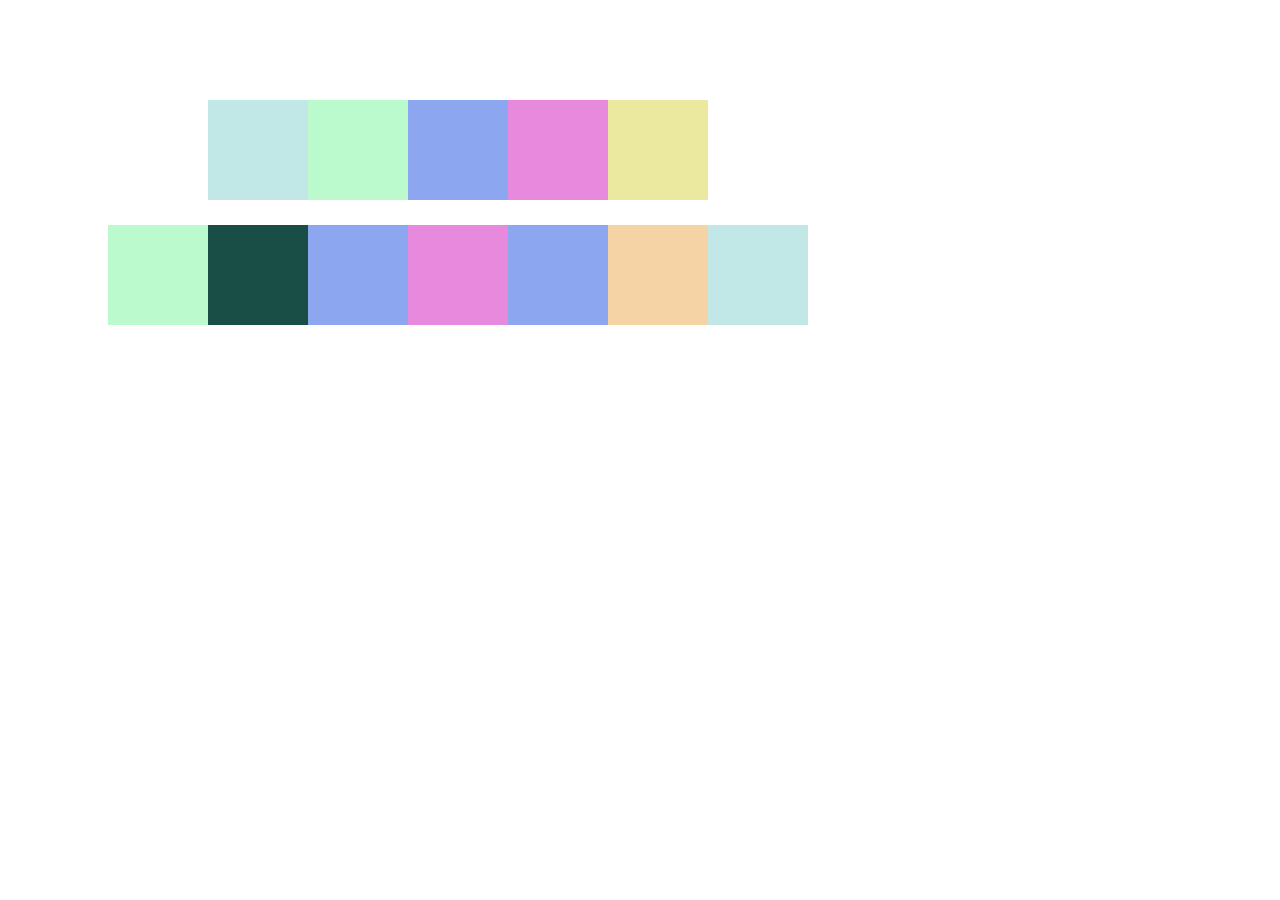
<file: problem1/index.html>
<!DOCTYPE html>
<html lang="en">
  <head>
    <meta charset="UTF-8" />
    <meta name="viewport" content="width=device-width, initial-scale=1.0" />
    <title>Sep 27 2023 | problem1</title>

    <style>
      .row {
        margin-top: 100px;
        width: 100%;
        margin-left: 200px;
      }

      .row2 {
        margin-top: 25px;
        margin-left: 100px;
      }

      .child {
        height: 100px;
        width: 100px;
        background: blue;
      }

      .second {
        margin-top: -100px;
        margin-left: 100px;
      }

      .third {
        margin-top: -100px;
        margin-left: 200px;
      }

      .fourth {
        margin-top: -100px;
        margin-left: 300px;
      }

      .fifth {
        margin-top: -100px;
        margin-left: 400px;
      }

      .sixth {
        margin-top: -100px;
        margin-left: 500px;
      }

      .seventh {
        margin-top: -100px;
        margin-left: 600px;
      }

      .cyan {
        background: #c1e7e7;
      }

      .green {
        background: #bbfacc;
      }

      .blue {
        background: #8ca7f0;
      }

      .magenta {
        background: #e789dc;
      }

      .yellow {
        background: #ebe89f;
      }

      .gold {
        background: #f5d3a5;
      }

      .dard-cyan {
        background: #194e46;
        color: red;
      }
    </style>
  </head>

  <body>
    <div class="container">
      <div class="row">
        <div class="child cyan"></div>
        <div class="child second green"></div>
        <div class="child third blue"></div>
        <div class="child fourth magenta"></div>
        <div class="child fifth yellow"></div>
      </div>
    </div>
    <div class="container">
      <div class="row row2">
        <div class="child green"></div>
        <div class="child second dard-cyan"></div>
        <div class="child third blue"></div>
        <div class="child fourth magenta"></div>
        <div class="child fifth blue"></div>
        <div class="child sixth gold"></div>
        <div class="child seventh cyan"></div>
      </div>
    </div>
  </body>
</html>
</file>
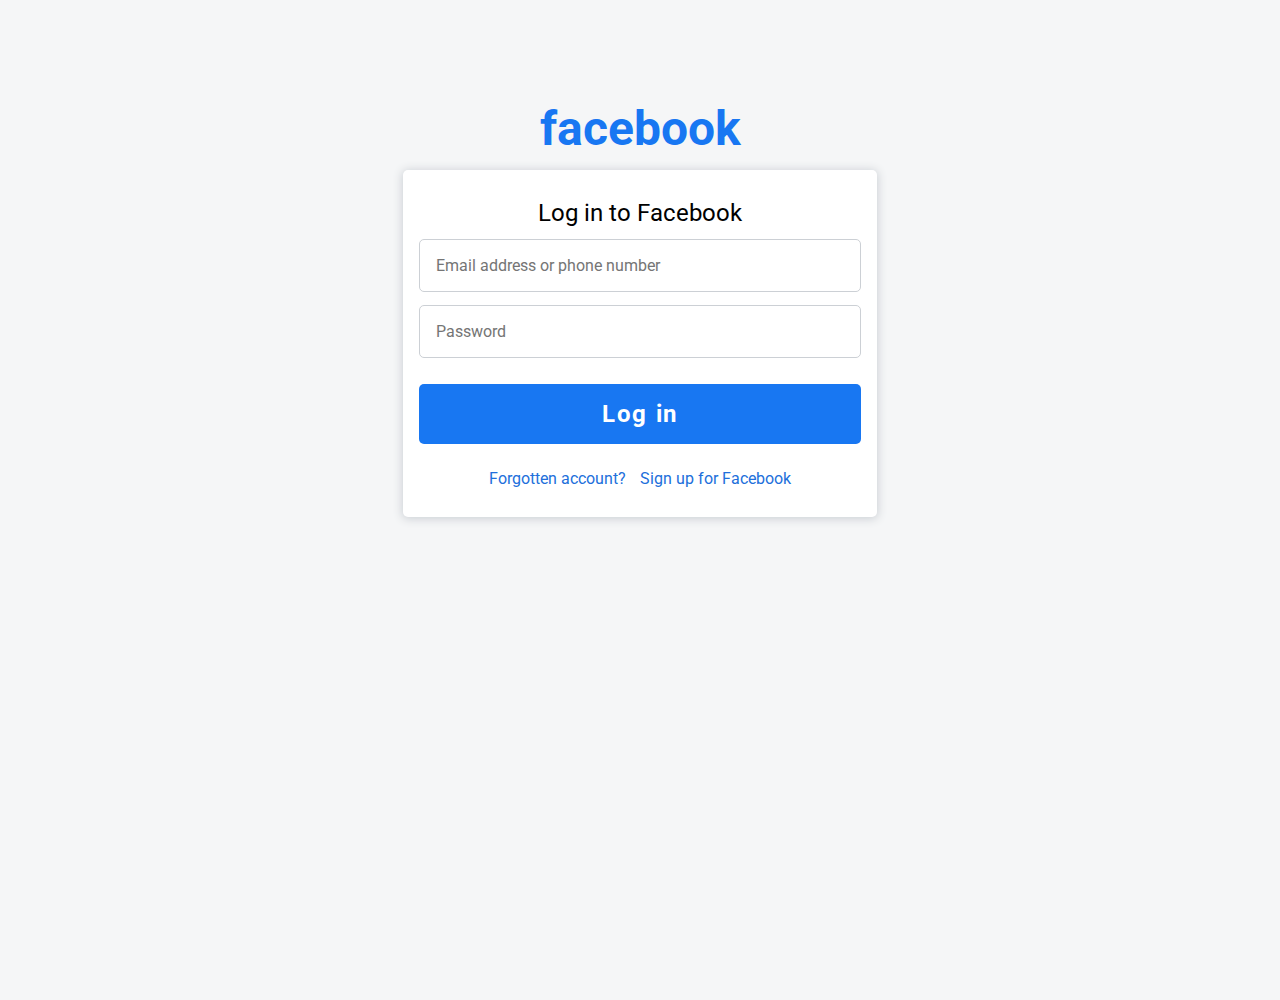
<file: problem2/index.html>
<!DOCTYPE html>
<html lang="en">
  <head>
    <title>Facebook Login Page</title>
    <meta charset="UTF-8" />
    <meta name="viewport" content="width=device-width, initial-scale=1" />
    <link rel="stylesheet" href="./style.css" />
  </head>
  <body>
    <main>
      <div class="title">
        <h1 class="primary-heading">facebook</h1>
      </div>
      <div class="login-form">
        <p class="secondary-heading">Log in to Facebook</p>
        <form>
          <input type="text" placeholder="Email address or phone number" />
          <input type="password" placeholder="Password" />
          <button class="button" type="button">Log in</button>
        </form>
        <div class="login-footer">
          <p>
            <a href="www.google.com/" class="tertairy-heading"
              >Forgotten account?</a
            >
          </p>
          <p>
            <a href="www.google.com/" class="tertairy-heading"
              >Sign up for Facebook</a
            >
          </p>
        </div>
      </div>
    </main>
  </body>
</html>
</file>
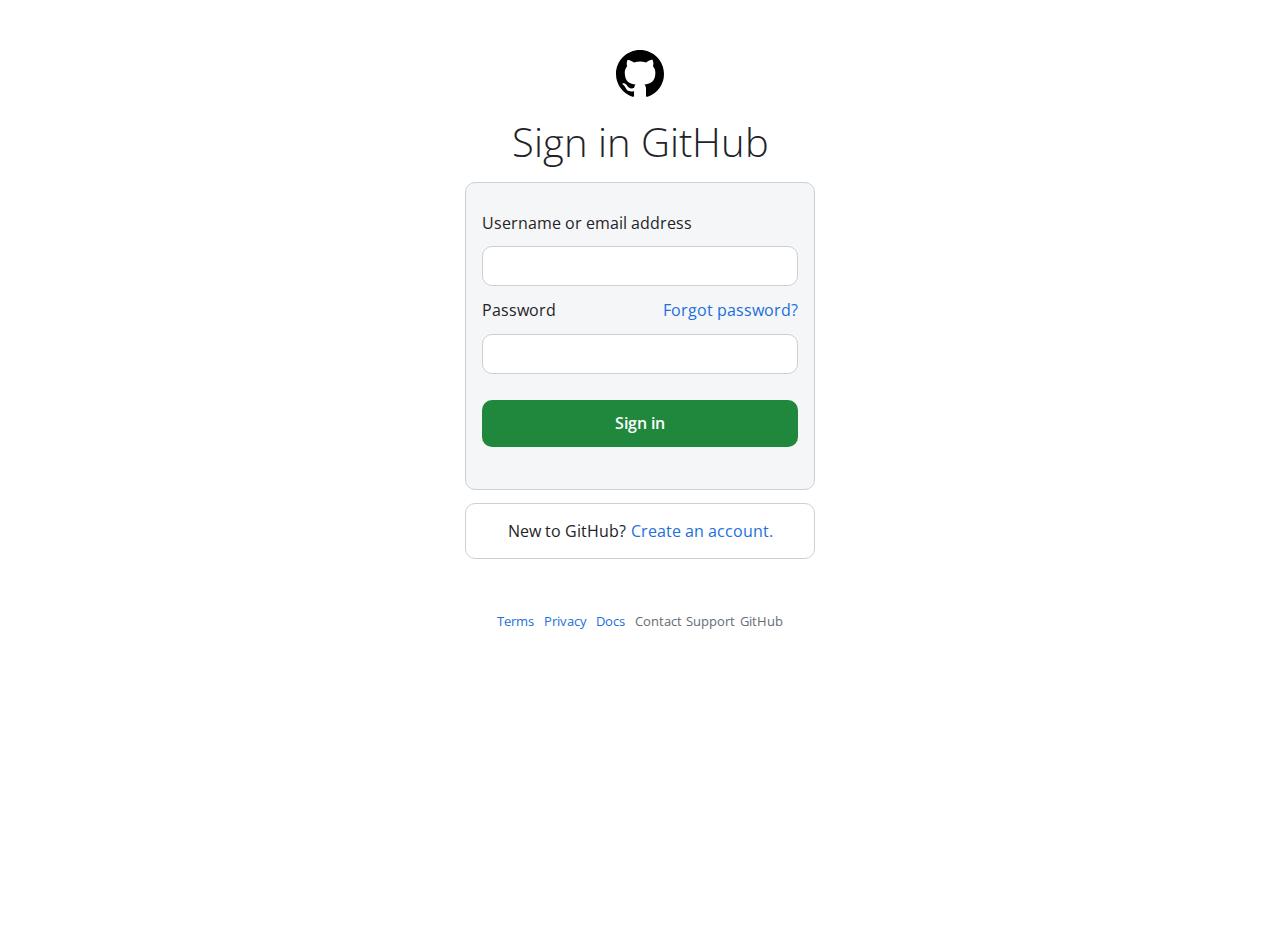
<file: problem3/index.html>
<!DOCTYPE html>
<html lang="en">
  <head>
    <title>Facebook Login Page</title>
    <meta charset="UTF-8" />
    <meta name="viewport" content="width=device-width, initial-scale=1" />
    <link rel="stylesheet" href="./style.css" />
  </head>
  <body>
    <main>
      <svg
        height="48"
        aria-hidden="true"
        viewBox="0 0 16 16"
        version="1.1"
        width="48"
        data-view-component="true"
        class="octicon octicon-mark-github"
      >
        <path
          d="M8 0c4.42 0 8 3.58 8 8a8.013 8.013 0 0 1-5.45 7.59c-.4.08-.55-.17-.55-.38 0-.27.01-1.13.01-2.2 0-.75-.25-1.23-.54-1.48 1.78-.2 3.65-.88 3.65-3.95 0-.88-.31-1.59-.82-2.15.08-.2.36-1.02-.08-2.12 0 0-.67-.22-2.2.82-.64-.18-1.32-.27-2-.27-.68 0-1.36.09-2 .27-1.53-1.03-2.2-.82-2.2-.82-.44 1.1-.16 1.92-.08 2.12-.51.56-.82 1.28-.82 2.15 0 3.06 1.86 3.75 3.64 3.95-.23.2-.44.55-.51 1.07-.46.21-1.61.55-2.33-.66-.15-.24-.6-.83-1.23-.82-.67.01-.27.38.01.53.34.19.73.9.82 1.13.16.45.68 1.31 2.69.94 0 .67.01 1.3.01 1.49 0 .21-.15.45-.55.38A7.995 7.995 0 0 1 0 8c0-4.42 3.58-8 8-8Z"
        ></path>
      </svg>
      <div class="title">
        <h1 class="primary-heading">Sign in GitHub</h1>
      </div>
      <div class="login-form">
        <form>
          <p>Username or email address</p>
          <input type="text" />
          <p class="login-password">
            Password
            <span class="login-fp"><a href="#">Forgot password?</a></span>
          </p>
          <input type="password" />
          <button class="button" type="button">Sign in</button>
        </form>
      </div>

      <div class="login-footer">
        <p>
          <a href="www.google.com/" class="tertairy-heading"
            ><span>New to GitHub?</span>Create an account.</a
          >
        </p>
      </div>
    </main>
    <footer>
      <ul class="footer">
        <li class="tertairy-heading right-section">Terms</li>
        <li class="tertairy-heading right-section">Privacy</li>
        <li class="tertairy-heading right-section">Docs</li>
        <li class="footer-support">Contact</li>
        <li class="footer-support">Support</li>
        <li class="footer-support">GitHub</li>
      </ul>
    </footer>
  </body>
</html>
</file>
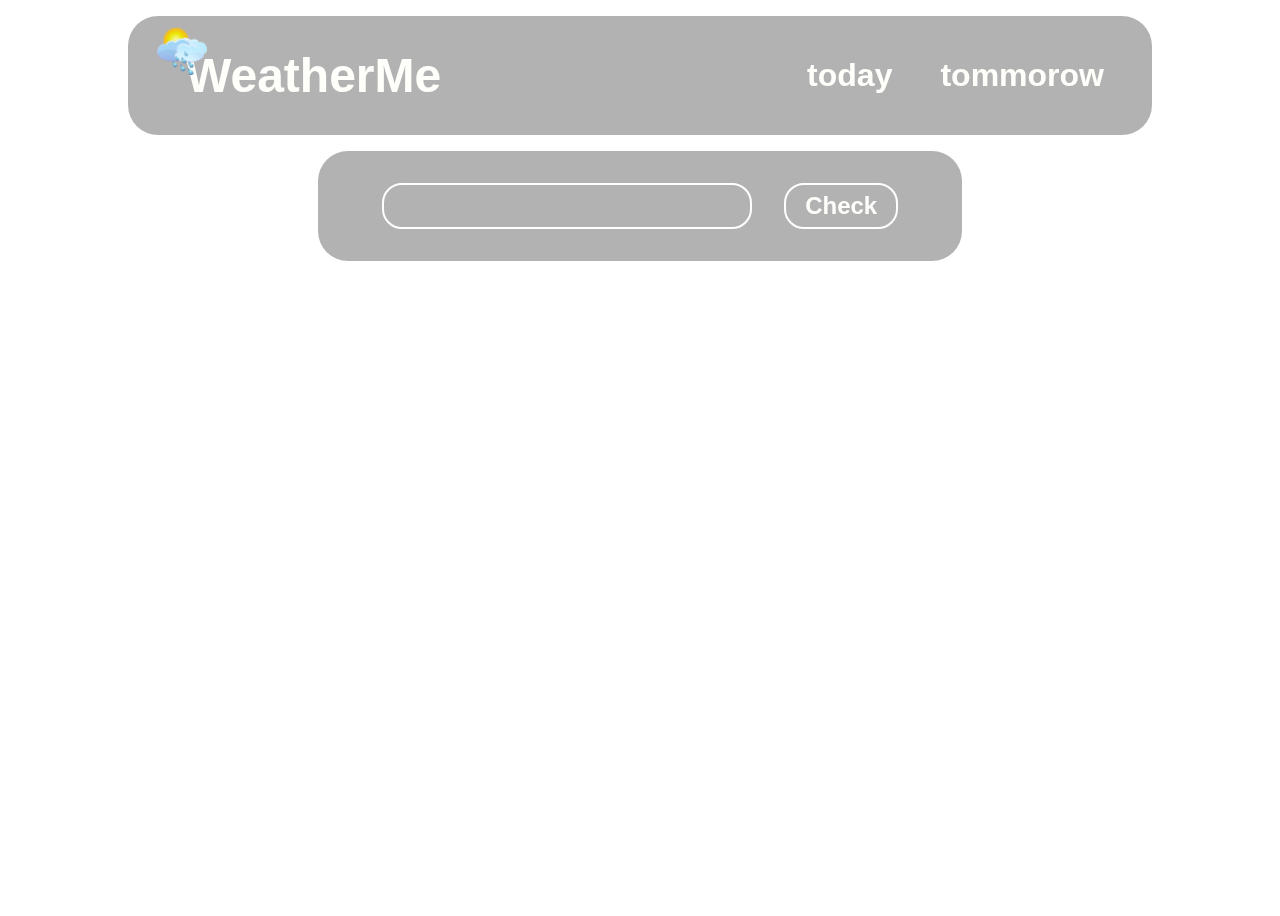
<file: problem6/index.html>
<!doctype html>
<html lang="en">
  <head>
    <meta charset="UTF-8" />
    <meta name="viewport" content="width=device-width, initial-scale=1.0" />
    <link rel="stylesheet" href="style.css" />
    <script src="script.js" defer></script>
    <title>Weather API</title>
  </head>
  <body>
    <nav class="blur container">
      <div>
        <img src="images/icon.png" width="50" alt="" />
        <h1>WeatherMe</h1>
        <p id="nav"></p>
      </div>
      <ul>
        <li onclick="today()">today</li>
        <li onclick="checkTommorow()">tommorow</li>
      </ul>
    </nav>
    <section class="container">
      <form action="" class="blur">
        <input type="text" id="query" />
        <input type="button" value="Check" onclick="checkWeather()" />
      </form>
    </section>
    <section id="card"></section>
    <section id="forcast">
      <div class="container" id="forcast-container"></div>
    </section>
  </body>
</html>
</file>
<file: problem2/style.css>
@import url("https://fonts.googleapis.com/css2?family=Roboto:wght@400;700&display=swap");

* {
  margin: 0;
  padding: 0;
  box-sizing: border-box;
  font: inherit;
}

body {
  background: #f5f6f7;
  color: #90949c;
  font-family: "Roboto", sans-serif;
}

.primary-heading {
  font-size: 3rem;
  font-weight: 700;
  color: #1877f2;
  text-align: center;
}
.secondary-heading {
  text-align: center;
  font-size: 1.5rem;
  font-weight: 400;
  color: #000000;
}
.tertairy-heading {
  text-align: center;
  font-size: 1rem;
  font-weight: 400;
  color: #216fdb;
  text-decoration: none;
}

body {
  width: 100%;
  height: 100vh;
}
main {
  max-width: 500px;
  margin: 100px auto;
}
main > * {
  margin: 0.8rem;
}
input {
  display: block;
  width: 100%;
  padding: 1rem;
  border: 1px solid #ccd0d5;
  border-radius: 5px;
  font-size: 1rem;
}
button {
  cursor: pointer;
  border: none;
  width: 100%;
  font-size: 1.5rem;
  font-weight: 700;
  background: #1877f2;
  border-radius: 5px;
  padding: 1rem;
  color: #ffffff;
  letter-spacing: 0.1rem;
}
.login-form > *,
form > * {
  margin-block: 0.8rem;
}
.login-form {
  background: #ffffff;
  padding: 1rem;
  border-radius: 5px;
  box-shadow: 0px 1px 10px 1px #ccd0d5;
}

.login-footer {
  width: max-content;
  margin-inline: auto;
}
.login-footer > p {
  display: inline-block;
  margin-inline: 5px;
}
</file>
<file: problem3/style.css>
@import url("https://fonts.googleapis.com/css2?family=Open+Sans:wght@300;400;600&display=swap");

* {
  margin: 0;
  padding: 0;
  box-sizing: border-box;
  font: inherit;
  background: hsla(0, 0, 100);
}

body {
  background: #ffffff;
  color: #1f2328;
  font-family: "Open Sans", sans-serif;
}

.primary-heading {
  font-size: 2.5rem;
  color: #1f2328;
  text-align: center;
  font-weight: 300;
}
.secondary-heading {
  text-align: center;
  font-size: 1.5rem;
  font-weight: 400;
  color: #000000;
}
.tertairy-heading {
  text-align: center;
  font-size: 1rem;
  font-weight: 400;
  color: #216fdb;
  text-decoration: none;
}

body {
  width: 100%;
  height: 100vh;
}
main {
  max-width: 350px;
  margin: 50px auto;
}
main > * {
  margin-block: 0.8rem;
}
main > svg {
  display: block;
  margin: 1rem auto;
}
input {
  display: block;
  width: 100%;
  padding: 0.5rem;
  border: 1px solid #ccd0d5;
  border-radius: 10px;
  font-size: 1rem;
}
button {
  cursor: pointer;
  border: none;
  width: 100%;
  font-size: 1rem;
  font-weight: 600;
  background: #1f883d;
  border-radius: 10px;
  padding: 0.8rem;
  color: #ffffff;
}
.login-form > *,
form > * {
  margin-block: 0.8rem;
}
.login-form {
  background: #f5f6f7;
  padding: 1rem;
  border-radius: 10px;
  /* box-shadow: 0px 1px 10px 1px #ccd0d5; */
  border: 1px solid #ccd0d5;
}
.login-password {
  position: relative;
}
.login-fp {
  position: absolute;
  right: 0;
}
.login-fp a {
  text-decoration: none;
  color: #216fdb;
}

.login-footer {
  width: 100%;
  border-radius: 10px;
  padding: 1rem;
  margin-inline: auto;
  border: 1px solid #ccd0d5;
}
.login-footer > p {
  width: max-content;
  margin: 0 auto;
  text-align: center;
}
.login-footer > p span {
  color: #1f2328;
  padding-right: 5px;
}
footer {
  max-width: 350px;
  margin: 50px auto;
  padding-bottom: 100px;
}
.footer {
  width: max-content;
  margin: 0 auto;
}
.footer > li {
  list-style: none;
  display: inline;
  margin-inline: 0.02rem;
  font-size: 0.8rem;
  font-weight: 400;
}
.footer-support {
  color: #656d76;
}
.right-section {
  padding-right: 0.3rem;
}
</file>
<file: problem6/style.css>
:root {
  --clr-primary: #fefefa;
}
* {
  margin: 0;
  padding: 0;
  box-sizing: border-box;
}
body {
  font-family: sans-serif;
  width: 100vw;
  min-height: 100vh;
  background: url("https://source.unsplash.com/nature-photography-of-pine-trees-covered-by-fogs-TEND07a9xDg");
  background-repeat: no-repeat;
  background-size: cover;
  color: var(--clr-primary);
  overflow-x: hidden;
}
ul {
  list-style: none;
}
nav {
  display: flex;
  justify-content: space-between;
  flex-wrap: wrap;
}
@media (max-width: 500px) {
  nav {
    gap: 2rem;
  }
}
nav div {
  position: relative;
}
nav img {
  position: absolute;
  top: -21px;
  left: -19px;
  z-index: 99;
}
nav h1 {
  font-size: 3rem;
  font-weight: bold;
  transform: translateX(10px);
}
.container {
  width: min(80%, 1200px);
  margin-inline: auto;
  padding-inline: 2rem;
  margin-block: 1rem;
}
ul {
  display: flex;
  align-items: center;
  gap: 3rem;
}
li {
  font-size: 2rem;
  font-weight: bold;
  position: relative;
  cursor: pointer;
}
@media (max-width: 500px) {
  li {
    font-size: 1.5rem;
  }
}
li::after {
  content: "";
  position: absolute;
  height: 3px;
  left: 50%;
  right: 50%;
  bottom: 0;
  transition: all 225ms ease;
  background: white;
  z-index: 99;
}
li:hover::after,
li:focus::after {
  left: 0;
  right: 0;
}
section {
  display: grid;
  place-content: center;
}
form {
  display: flex;
}
@media (max-width: 500px) {
  form {
    flex-direction: column;
    align-items: center;
    gap: 1rem;
  }
  input[type="text"],
  input[type="button"] {
    margin-inline: 0px !important;
    font-size: 1rem !important;
  }
}
input[type="text"],
input[type="button"] {
  padding: 0.3em 0.8em;
  background: none;
  border-radius: 20px;
  margin-inline: 1rem;
  font-size: 1.5rem;
  border: 2px solid white;
  color: var(--clr-primary);
  font-weight: bold;
}
input[type="button"] {
  cursor: pointer;
}
.blur {
  background: rgba(0, 0, 0, 0.3);
  backdrop-filter: blur(10px);
  --webkit-backdrop-filter: blur(5px);
  padding: 2em 3em;
  border-radius: 30px;
}
@media (max-width: 500px) {
  .blur {
    padding: 2em 2em;
  }
}
.card {
  margin: 1rem;
  padding: 1rem;
  display: grid;
  grid-template-areas:
    "city temp temp temp"
    "date temp temp temp"
    "hum vis pres wind";
  gap: 2rem;
}
@media (max-width: 500px) {
  .card {
    gap: 1rem;
    grid-template-areas:
      " temp temp"
      " temp temp"
      " city city"
      "date date"
      "hum vis"
      "pres wind";
  }
}
#card > div {
  font-size: 1.2rem;
  padding: 3rem 2rem;
}

@media (max-width: 500px) {
  #card > div {
    font-size: 1rem;
    padding: 2rem 1rem;
  }
}
div > span {
  font-weight: bold;
  display: block;
  font-size: 2rem;
}
#city {
  grid-area: city;
  font-size: 3rem;
  font-weight: bold;
}
#date {
  grid-area: date;
}
#temp {
  grid-area: temp;
  display: grid;
  place-content: center;
  font-size: 6rem;
  line-height: 1;
}

#temp > span {
  font-size: 3rem;
}
#temp > div {
  display: flex;
  align-items: center;
  position: relative;
  text-transform: capitalize;
}
#humidity {
  grid-area: hum;
}
#visibility {
  grid-area: vis;
}
#air-presure {
  grid-area: pres;
}
#wind {
  grid-area: wind;
}
#forcast {
  display: block;
}

#forcast .container {
  display: flex;
  justify-content: center;
  flex-wrap: wrap;
  gap: 3rem;
}
@media (max-width: 500px) {
  #forcast .container {
    gap: 1rem;
    padding-inline: 0px;
  }
}

.small-card {
  background: rgba(0, 0, 0, 0.3);
  backdrop-filter: blur(10px);
  --webkit-backdrop-filter: blur(5px);
  padding: 1.8rem;
  border-radius: 30px;
  display: flex;
  flex-direction: column;
  align-items: center;
  position: relative;
  gap: 3rem;
  overflow: hidden;
}
.small-card > p:last-child {
  font-weight: bold;
  font-size: 1.5rem;
}
.small-card img {
  position: absolute;
  top: 23px;
}
.small-card::after {
  content: "";
  position: absolute;
  width: 300px;
  height: 300px;
  background: rgba(0, 0, 0, 0.2);
  z-index: -1;
  border-radius: 100%;
  transform: translate(-61px, 48px);
}
.small {
  font-size: 1rem;
  font-weight: 400;
}
</file>
